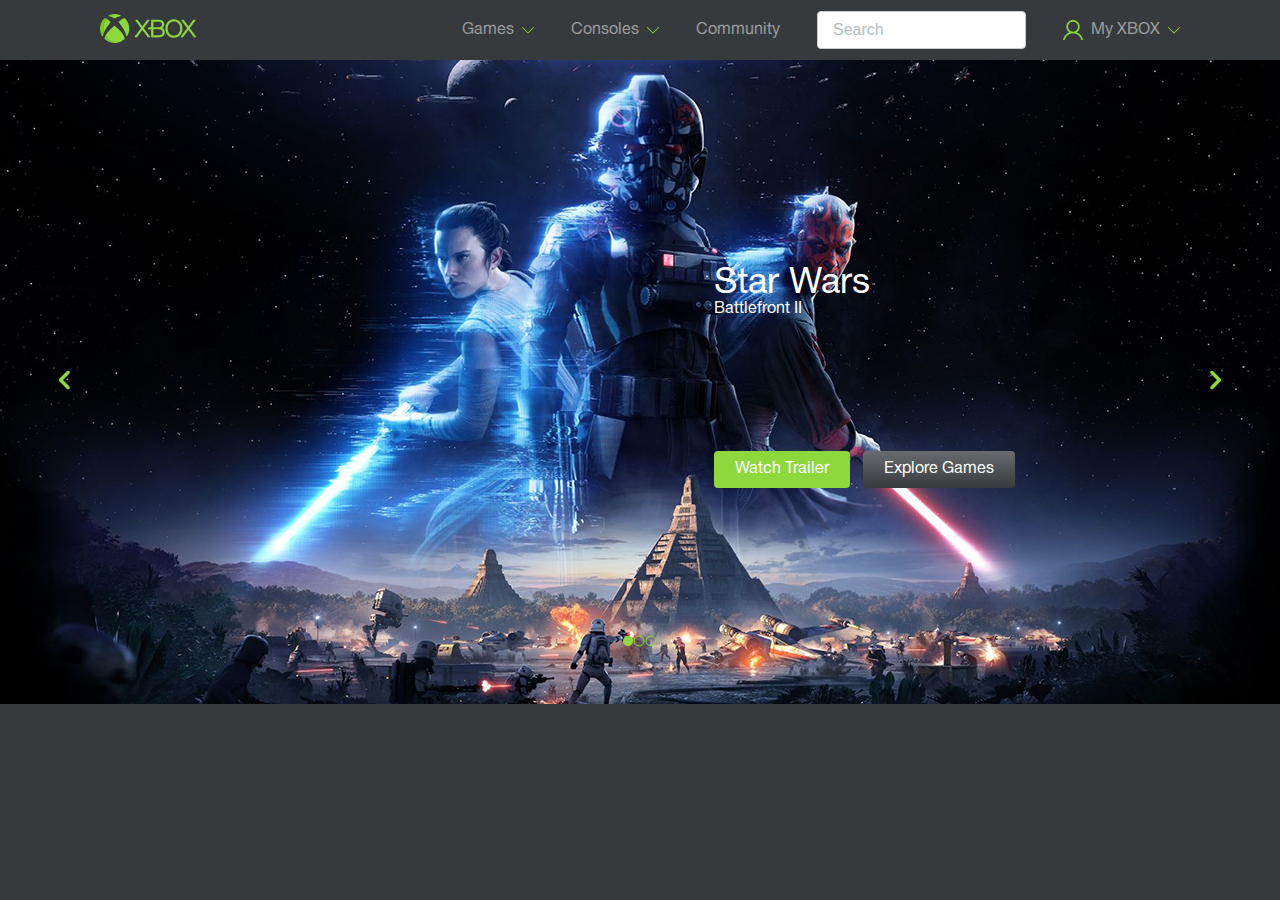
<file: index.html>
<!DOCTYPE html>
<html lang="en">
  <head>
    <meta charset="UTF-8" />
    <meta name="viewport" content="width=device-width, initial-scale=1.0" />
    <title>Фархутдинов</title>
    <link rel="stylesheet" href="./access/style.css" />
  </head>
  <body>
    <header>
      <div class="head container">
        <div class="logo">
          <a href="./index.html"
            ><img src="./access/img/logo.png" alt="logo"
          /></a>
        </div>
        <div class="head_right">
          <ul>
            <li>
              <a href="#"
                >Games <img src="./access/img/down-arrow.png" alt=""
              /></a>
            </li>
            <li>
              <a href="#">
                Consoles<img src="./access/img/down-arrow.png" alt=""
              /></a>
            </li>
            <li><a href="#">Community</a></li>
            <li>
              <a href="#"
                ><input type="text" name="" id="" placeholder="Search"
              /></a>
            </li>
            <li>
              <a href="#"
                ><img src="./access/img/user.png" alt="" /> My XBOX
                <img src="./access/img/down-arrow.png" alt=""
              /></a>
            </li>
          </ul>
        </div>
      </div>
    </header>
    <section class="sec1">
      <div class="glav_mod">
        <div class="arrow">
          <svg
            width="12"
            height="20"
            viewBox="0 0 12 20"
            fill="none"
            xmlns="http://www.w3.org/2000/svg"
          >
            <path
              fill-rule="evenodd"
              clip-rule="evenodd"
              d="M1.33794 8.76255C0.654525 9.44597 0.654525 10.554 1.33794 11.2374L8.76256 18.662C9.44598 19.3455 10.554 19.3455 11.2374 18.662C11.9209 17.9786 11.9209 16.8706 11.2374 16.1872L5.05025 9.99999L11.2374 3.8128C11.9209 3.12939 11.9209 2.02135 11.2374 1.33793C10.554 0.654514 9.44598 0.654514 8.76256 1.33793L1.33794 8.76255Z"
              fill="#8DD83D"
            />
          </svg>
        </div>
        <div class=" container glav_mod_info">
          <div class="ros_ri">
            <div>
              <h1>Star Wars</h1>
              <p>Battlefront II</p>
            </div>
            <div class="btns">
              <div class="btn1"><a href="./2.html">Watch Trailer</a></div>
              <div class="btn2"><a href="#">Explore Games</a></div>
            </div>
          </div>
        </div>
        <div class="arrow">
          <svg
            width="12"
            height="20"
            viewBox="0 0 12 20"
            fill="none"
            xmlns="http://www.w3.org/2000/svg"
          >
            <path
              fill-rule="evenodd"
              clip-rule="evenodd"
              d="M10.6621 8.76255C11.3455 9.44597 11.3455 10.554 10.6621 11.2374L3.23744 18.662C2.55402 19.3455 1.44598 19.3455 0.762563 18.662C0.0791456 17.9786 0.0791456 16.8706 0.762563 16.1872L6.94975 9.99999L0.762563 3.8128C0.0791457 3.12939 0.0791456 2.02135 0.762563 1.33793C1.44598 0.654514 2.55402 0.654514 3.23744 1.33793L10.6621 8.76255Z"
              fill="#8DD83D"
            />
          </svg>
        </div>
      </div>
      <div class="points">
        <div class="point"><svg width="10" height="10" viewBox="0 0 10 10" fill="none" xmlns="http://www.w3.org/2000/svg">
          <path fill-rule="evenodd" clip-rule="evenodd" d="M5 10C7.76142 10 10 7.76142 10 5C10 2.23858 7.76142 0 5 0C2.23858 0 0 2.23858 0 5C0 7.76142 2.23858 10 5 10Z" fill="#8DD83D" />
        </svg></div>
        <div class="point_r"><svg width="12" height="12" viewBox="0 0 12 12" fill="none" xmlns="http://www.w3.org/2000/svg">
          <path fill-rule="evenodd" clip-rule="evenodd" d="M6 11C8.76142 11 11 8.76142 11 6C11 3.23858 8.76142 1 6 1C3.23858 1 1 3.23858 1 6C1 8.76142 3.23858 11 6 11Z" fill="white" fill-opacity="0.01" stroke="#8DD83D" />
        </svg></div>
        <div class="point_r"><svg width="12" height="12" viewBox="0 0 12 12" fill="none" xmlns="http://www.w3.org/2000/svg">
          <path fill-rule="evenodd" clip-rule="evenodd" d="M6 11C8.76142 11 11 8.76142 11 6C11 3.23858 8.76142 1 6 1C3.23858 1 1 3.23858 1 6C1 8.76142 3.23858 11 6 11Z" fill="white" fill-opacity="0.01" stroke="#8DD83D" />
        </svg></div>
      </div>
    </section>
  </body>
</html>
</file>
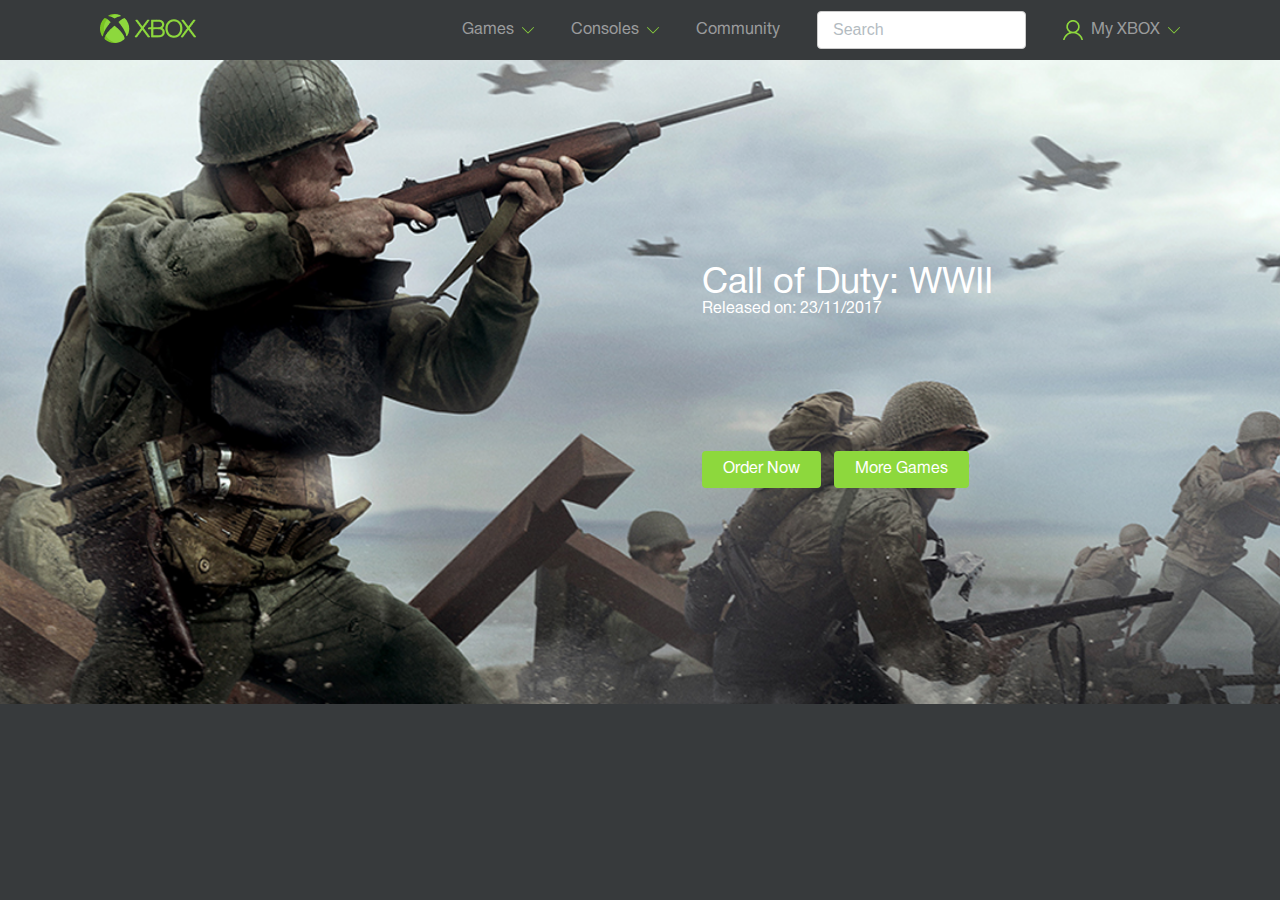
<file: 2.html>
<!DOCTYPE html>
<html lang="en">
  <head>
    <meta charset="UTF-8" />
    <meta name="viewport" content="width=device-width, initial-scale=1.0" />
    <title>Фархутдинов</title>
    <link rel="stylesheet" href="./access/style.css" />
  </head>
  <body>
    <header>
      <div class="head container">
        <div class="logo">
          <a href="./index.html"
            ><img src="./access/img/logo.png" alt="logo"
          /></a>
        </div>
        <div class="head_right">
          <ul>
            <li>
              <a href="#"
                >Games <img src="./access/img/down-arrow.png" alt=""
              /></a>
            </li>
            <li>
              <a href="#">
                Consoles<img src="./access/img/down-arrow.png" alt=""
              /></a>
            </li>
            <li><a href="#">Community</a></li>
            <li>
              <a href="#"
                ><input type="text" name="" id="" placeholder="Search"
              /></a>
            </li>
            <li>
              <a href="#"
                ><img src="./access/img/user.png" alt="" /> My XBOX
                <img src="./access/img/down-arrow.png" alt=""
              /></a>
            </li>
          </ul>
        </div>
      </div>
    </header>
    <section class="sec2">
      <div class="glav_mod">
        
        <div class=" glav_mod_info container ">
          <div class="ros_ri">
            <div>
              <h1>Call of Duty: WWII</h1>
              <p>Released on: 23/11/2017</p>
            </div>
            <div class="btns">
              <div class="btn1"><a href="#">Order Now</a></div>
              <div class="btn1"><a href="#">More  Games</a></div>
            </div>
          </div>
        </div>
        
      </div>
    </section>
  </body>
</html>
</file>
<file: access/style.css>
@font-face {
  font-family: "helveticaneuecyr";
  src: url("./font/helveticaneuecyr_roman.otf");
}
* {
  margin: 0;
  padding: 0;
  box-sizing: border-box;
}
body {
  font-family: "helveticaneuecyr";
  background: #373a3c;
}
.container {
  margin: 0 auto;
  max-width: 1160px;
  padding: 0 40px;
}
a {
  text-decoration: none;
}
.head {
margin-top: 11px;
margin-bottom: 11px;
  display: flex;
  justify-content: space-between;
  align-items: center;
}
.head_right ul {
  display: flex;
  gap: 37px;
  align-items: center;
}
.head_right a {
  display: flex;
  align-items: center;
  gap: 8px;
  font-weight: 400;
  font-size: 16px;
  line-height: 100%;
  color: rgba(255, 255, 255, 0.5);
  text-decoration: none;
}
li {
  list-style: none;
}
input {
  padding-left: 15px;
  border: 1px solid #ccc;
  border-radius: 4px;
  width: 209px;
  height: 38px;
}
input::placeholder {
  font-weight: 400;
  font-size: 16px;
  line-height: 131%;
  color: #435766;
  opacity: 0.4;
}
.sec1 {
  background: url(./img/bg1.png) center/cover no-repeat;
  height: 644px;
}
.glav_mod {
  display: flex;
  justify-content: space-between;
}
.arrow {
  margin: 0 58px;
}
.glav_mod_info {
  display: flex;
  justify-content: end;
  width: 1130px;
  margin: 0;
  padding: 0;
}
.ros_ri {
  max-width: 1130px;
  max-height: 238px;
  margin-right: 137px;
  margin-top: 206px;
  font-weight: 400;
  color: #fff;
}
.ros_ri {
  width: max-content;
}
h1 {
  font-weight: 400;
  font-size: 36px;
  color: #fff;
}
h2 {
  font-weight: 400;
  font-size: 24px;
  color: #fff;
}
.btns {
  margin-top: 134px;
  display: flex;
  gap: 13px;
  align-items: center;
}
.btns a {
  font-weight: 400;
  font-size: 16px;
  line-height: 131%;
  color: #fff;
}
.btn1 {
  border-radius: 4px;
  padding: 8px 21px;
  background: #8dd83d;
}
.btn2 {
  border-radius: 4px;
  background: #686c6f;
  padding: 8px 21px;
  background: linear-gradient(180deg, #686c6f 0%, #373a3c 100%);
}
.arrow {
  margin-top: 310px;
}
.points {
  margin-top: 147px;
  display: flex;
  justify-content: center;
}
.sec2 {
  background: url(./img/bg2.png) center/cover no-repeat;
  height: 644px;
}
</file>
